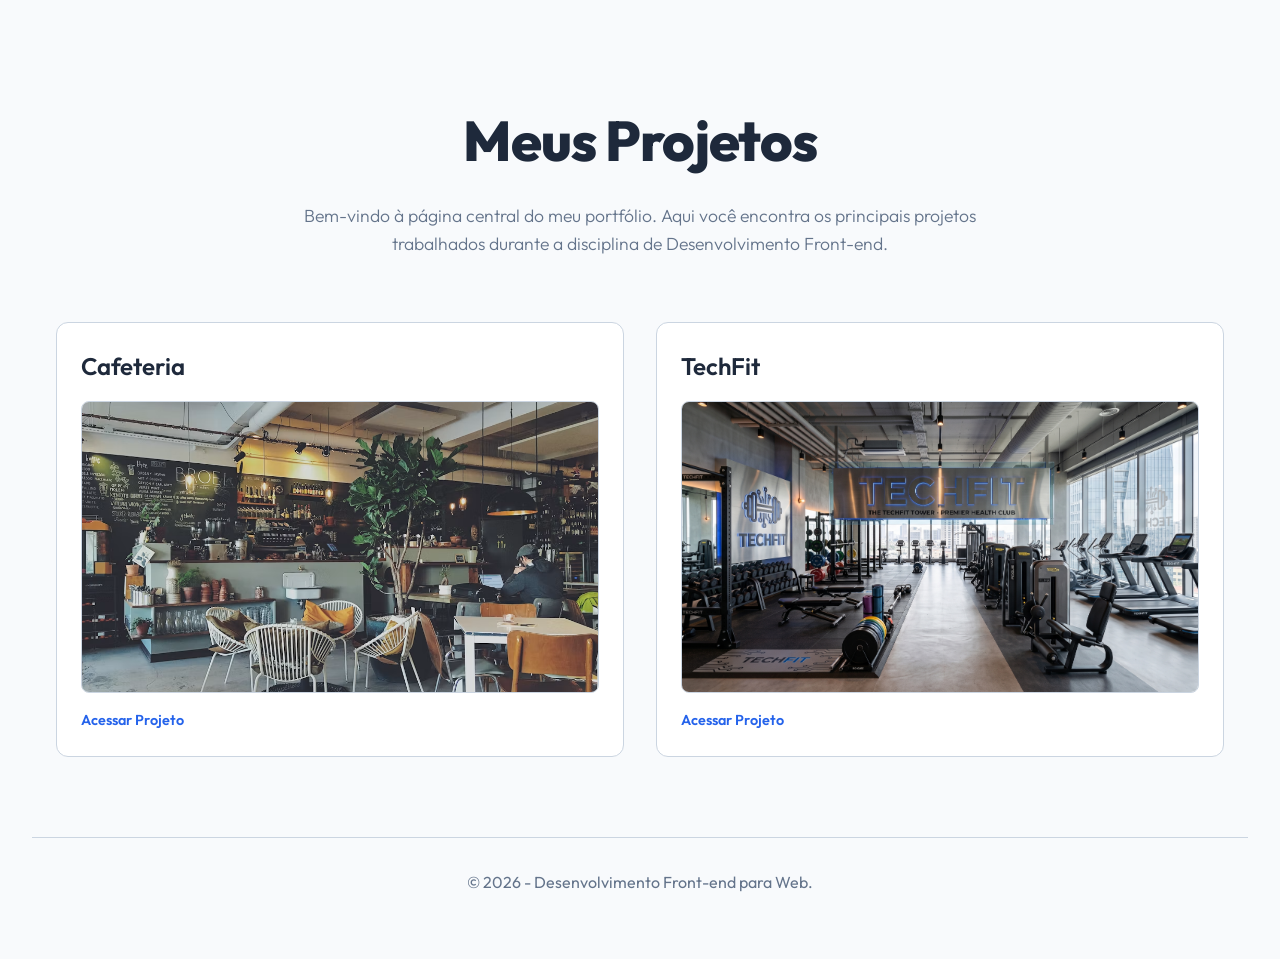
<file: index.html>
<!DOCTYPE html>
<html lang="pt-BR">

<head>
    <meta charset="UTF-8">
    <meta name="viewport" content="width=device-width, initial-scale=1.0">
    <title>Meu Portfólio - Projetos Front-end</title>
    <link rel="stylesheet" href="assets/style.css">
</head>

<body>

    <header class="page-header">
        <h1>Meus Projetos</h1>
        <p>Bem-vindo à página central do meu portfólio. Aqui você encontra os principais projetos trabalhados durante a
            disciplina de Desenvolvimento Front-end.</p>
    </header>

    <main class="portfolio-main">
        <section class="projects-grid">

            <!-- Projeto: Cafeteria -->
            <a href="./cafeteria/index.html" class="project-card">
                <h2 class="project-title">Cafeteria</h2>
                <img src="./assets/cafeteria_cover.png" alt="Cafeteria" class="project-img">
                <div class="project-link-text">
                    Acessar Projeto
                </div>
            </a>

            <!-- Projeto: TechFit -->
            <a href="./techfitV1/index.html" class="project-card">
                <h2 class="project-title">TechFit</h2>
                <img src="./assets/academia.jpeg" alt="TechFit" class="project-img">
                <div class="project-link-text">
                    Acessar Projeto
                </div>
            </a>

           
        </section>
    </main>

    <footer class="page-footer">
        <p>&copy; 2026 - Desenvolvimento Front-end para Web.</p>
    </footer>

</body>

</html>
</file>
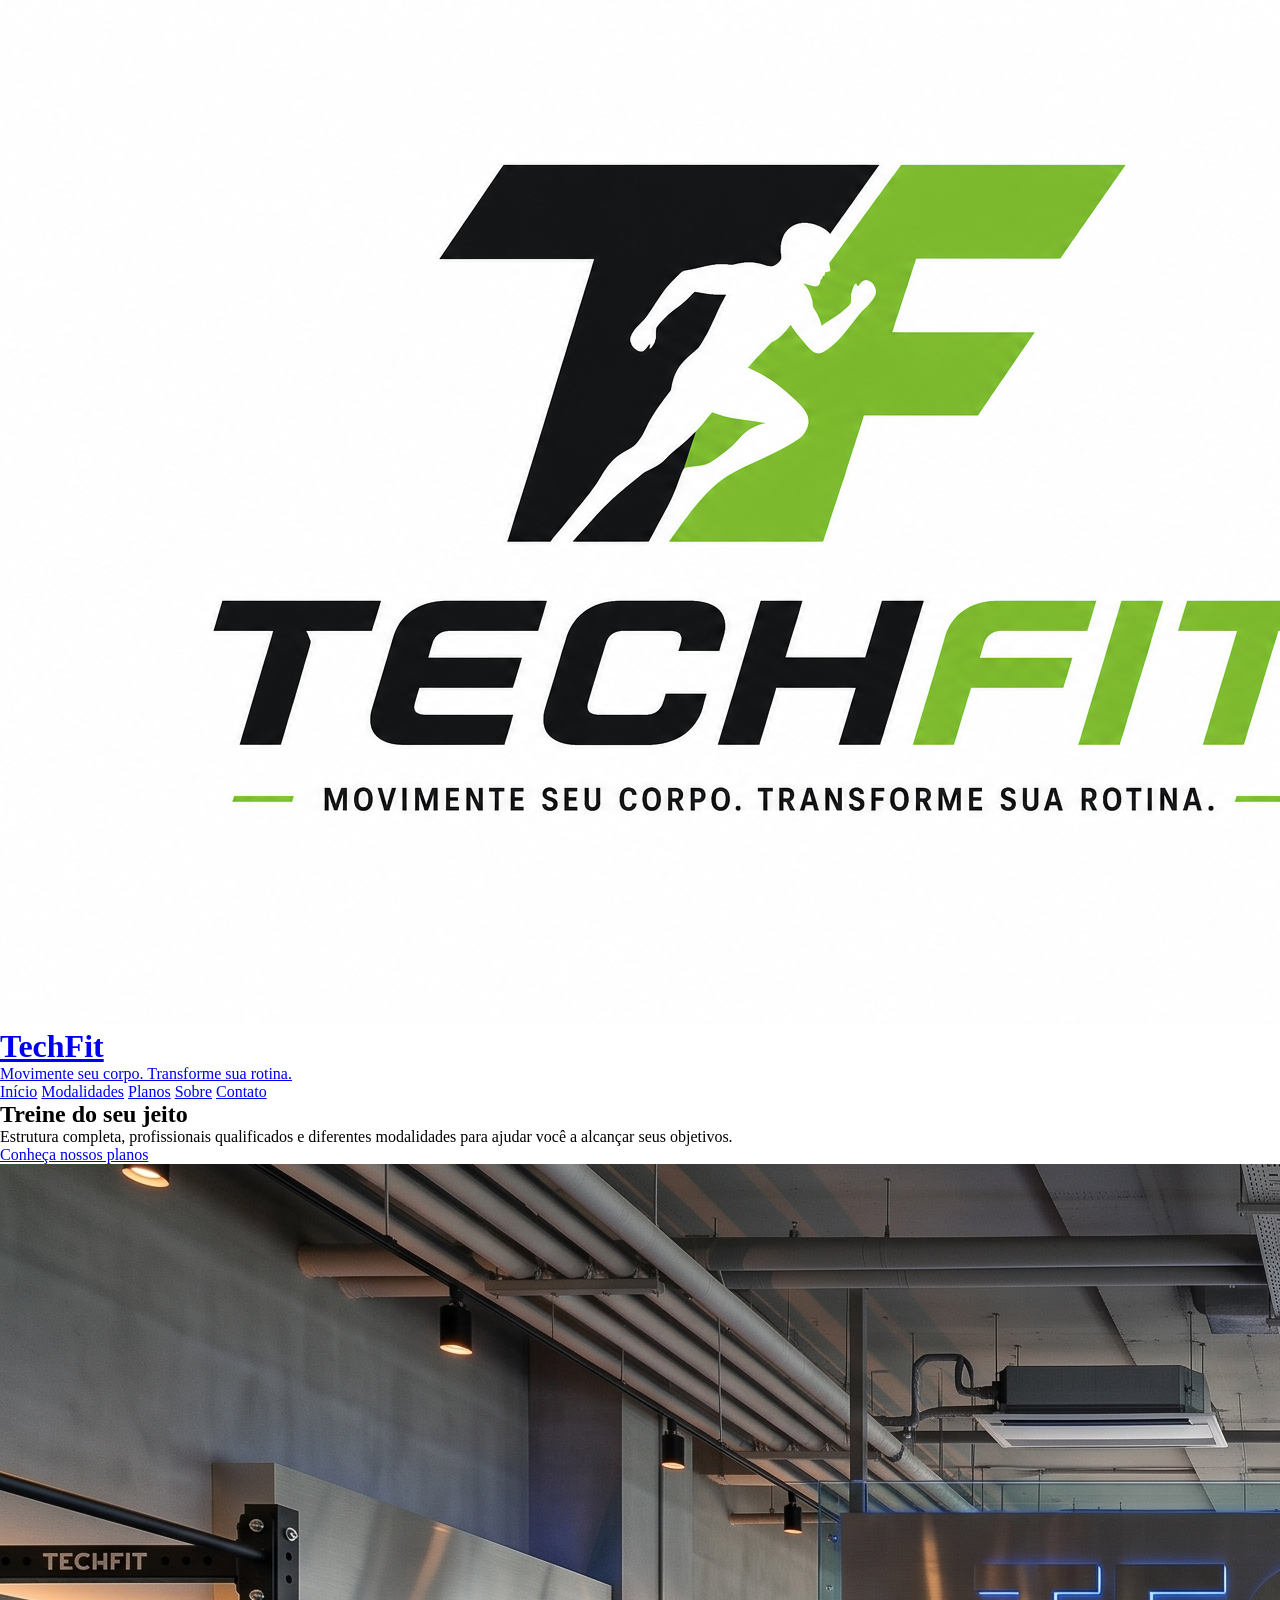
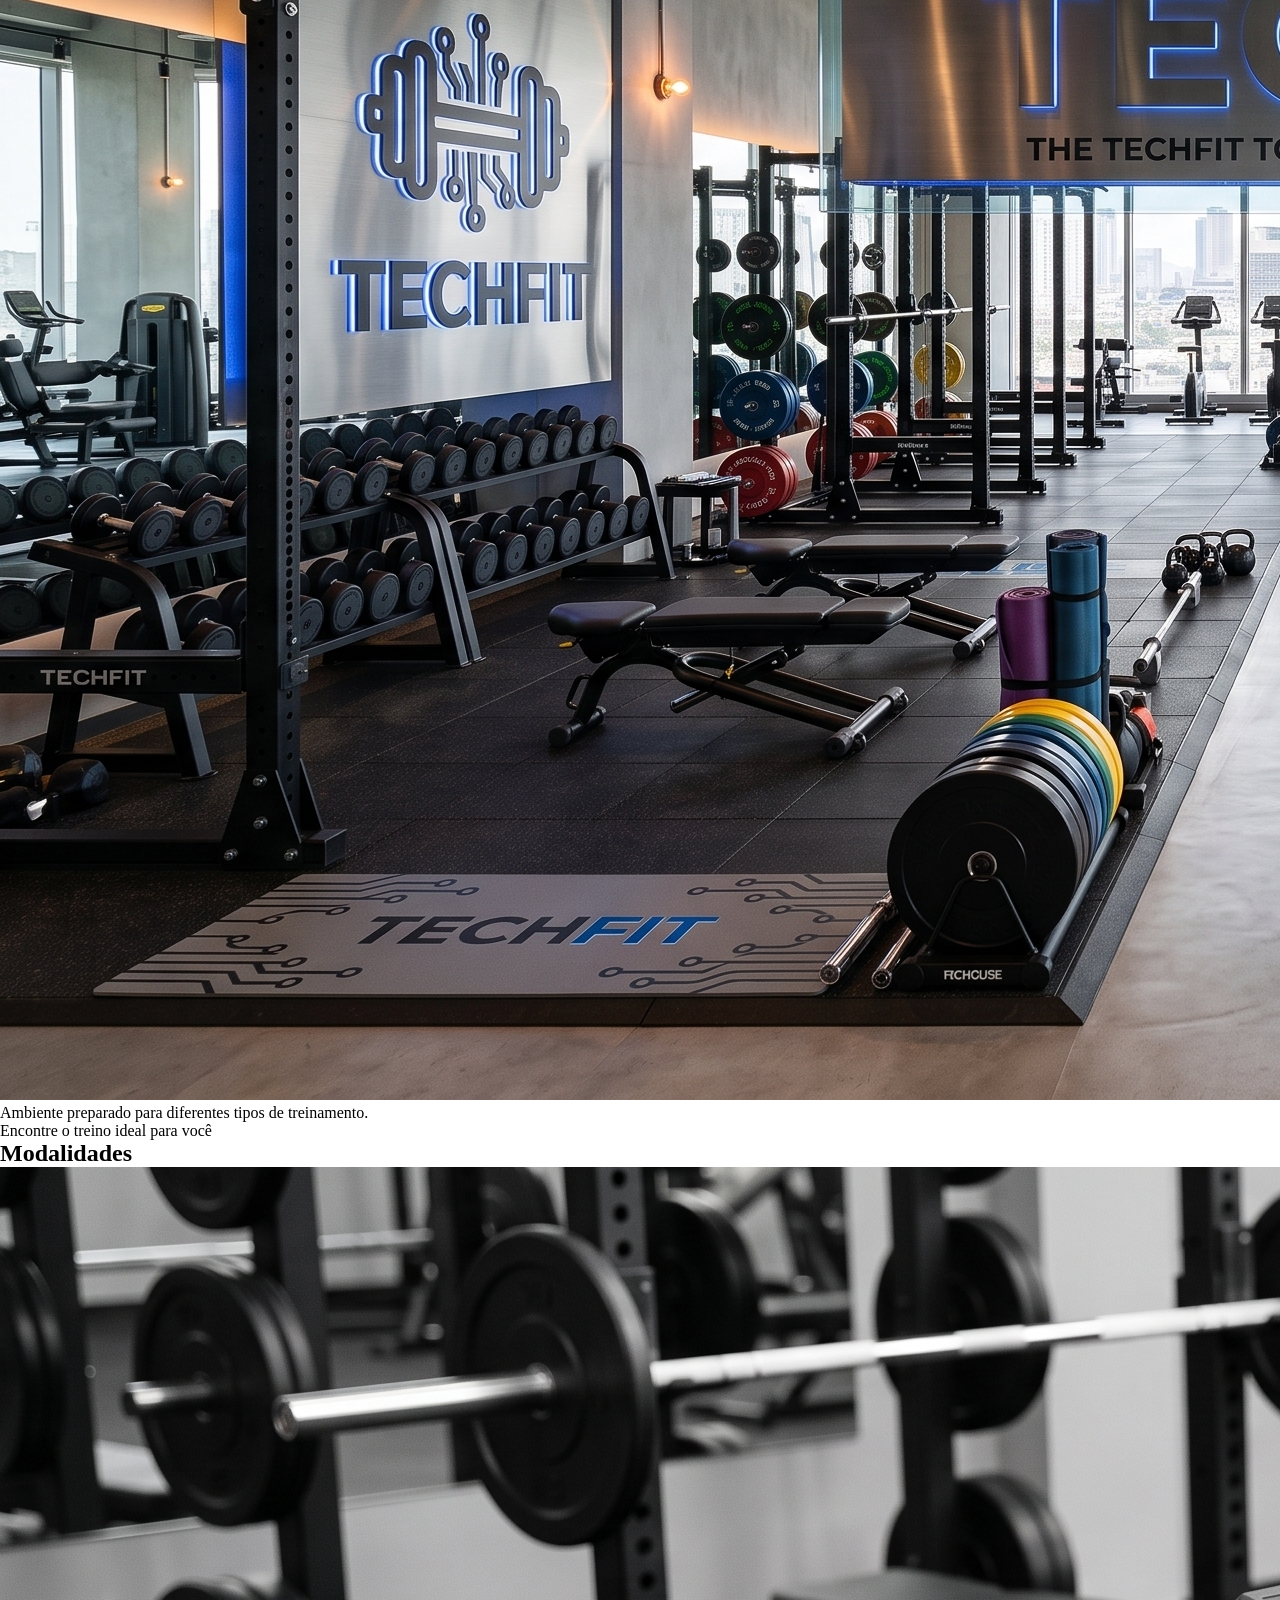
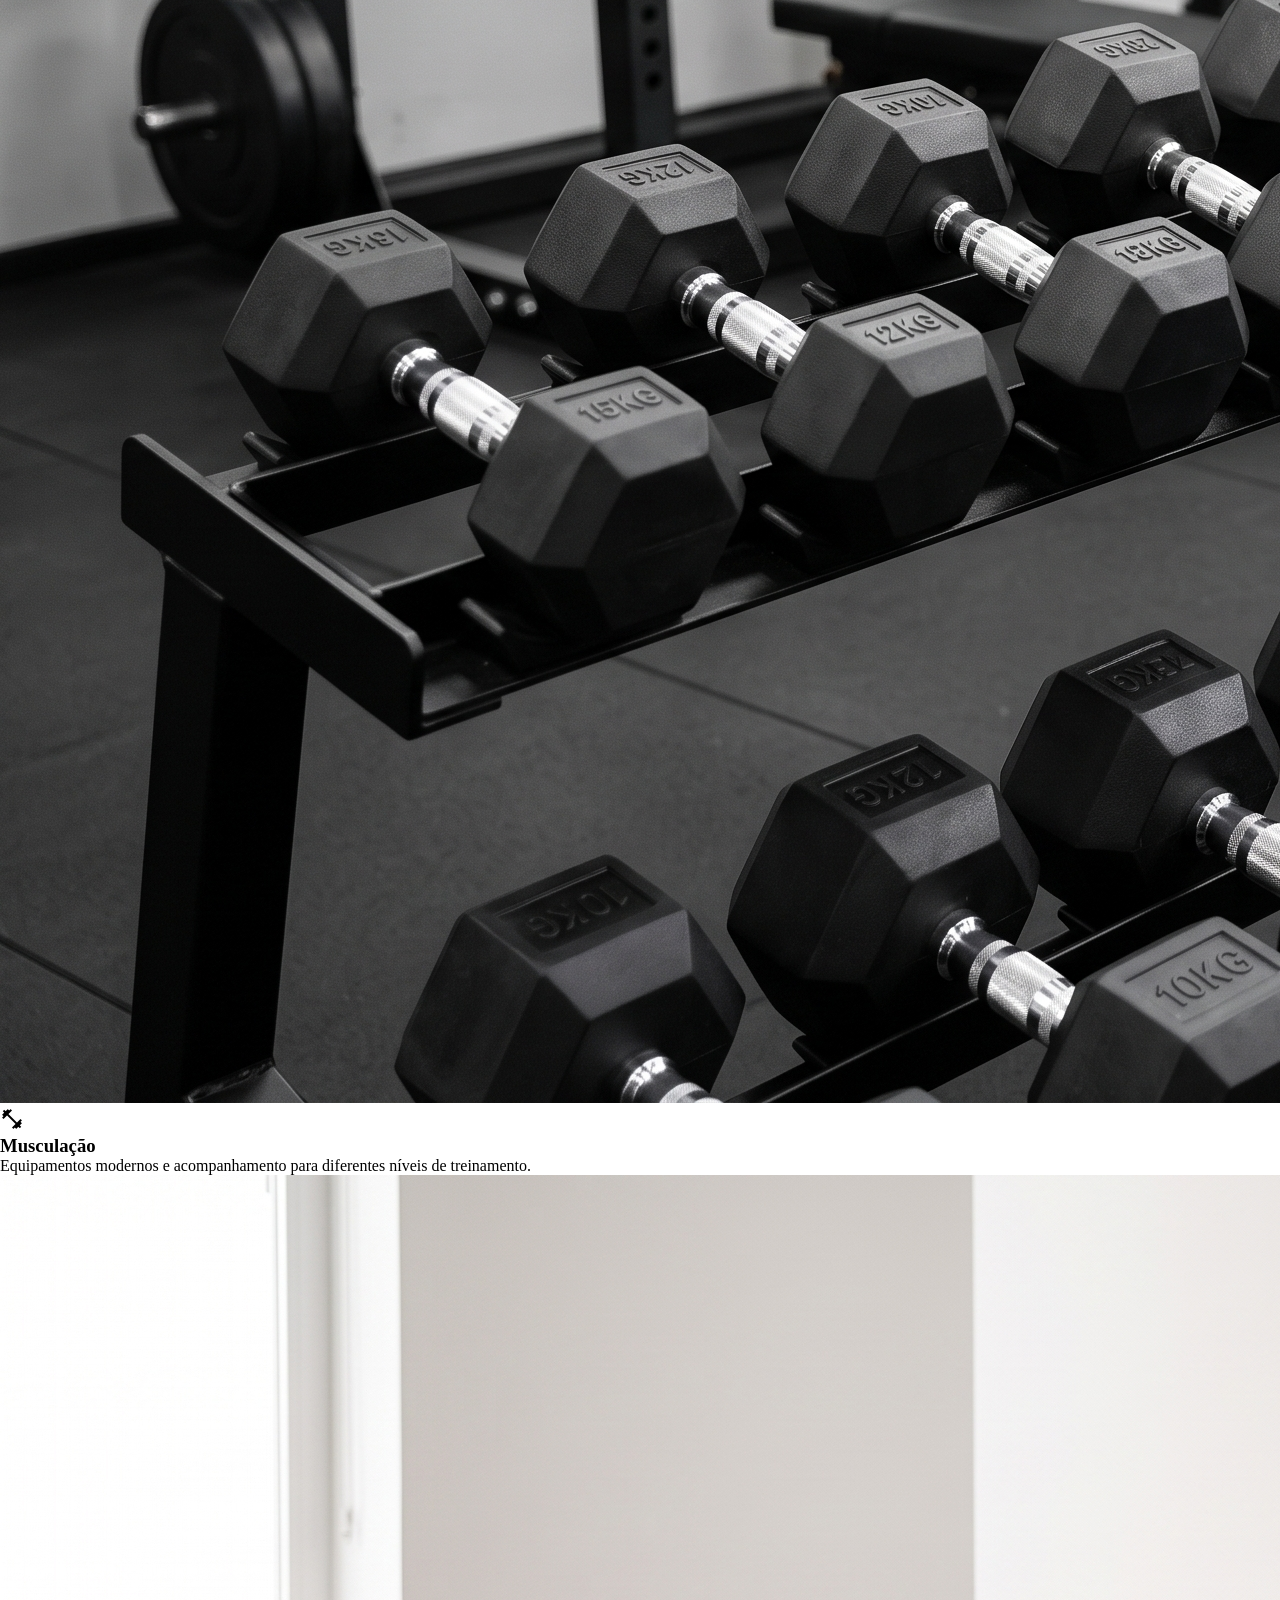
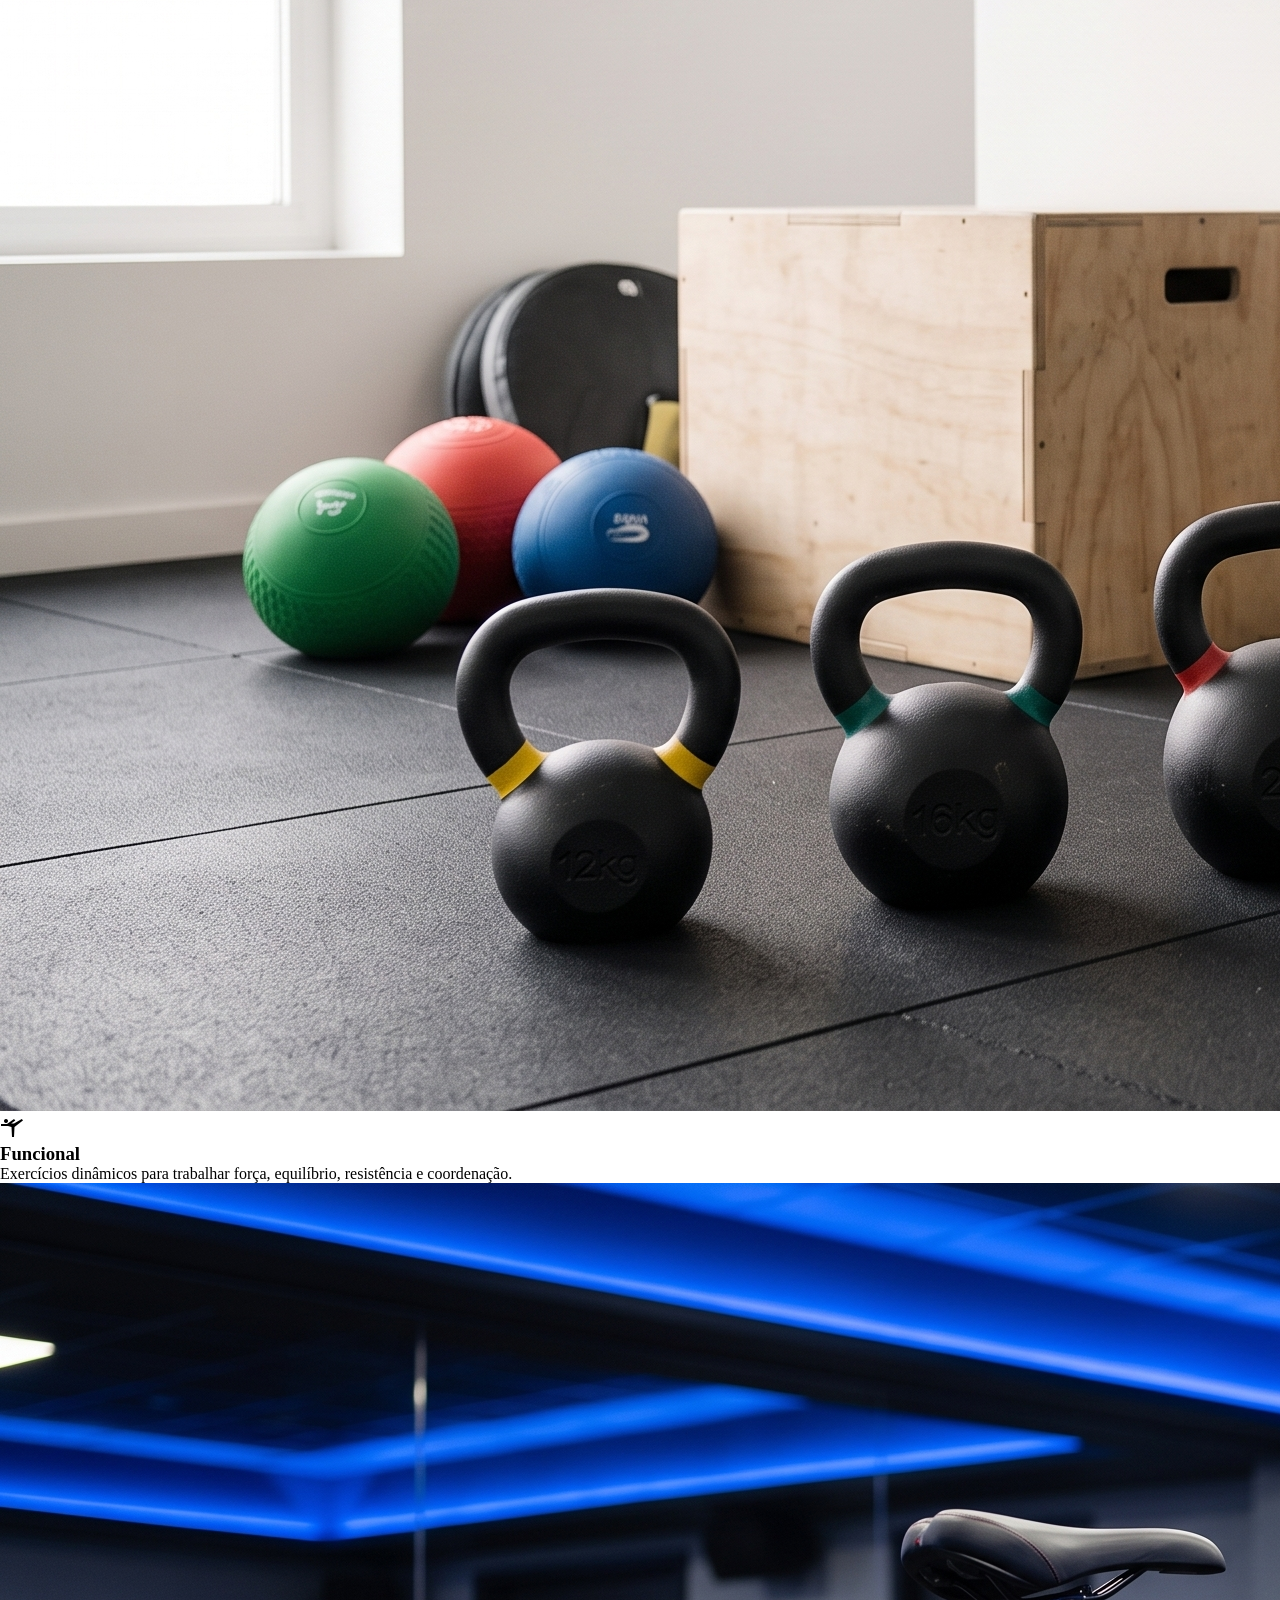
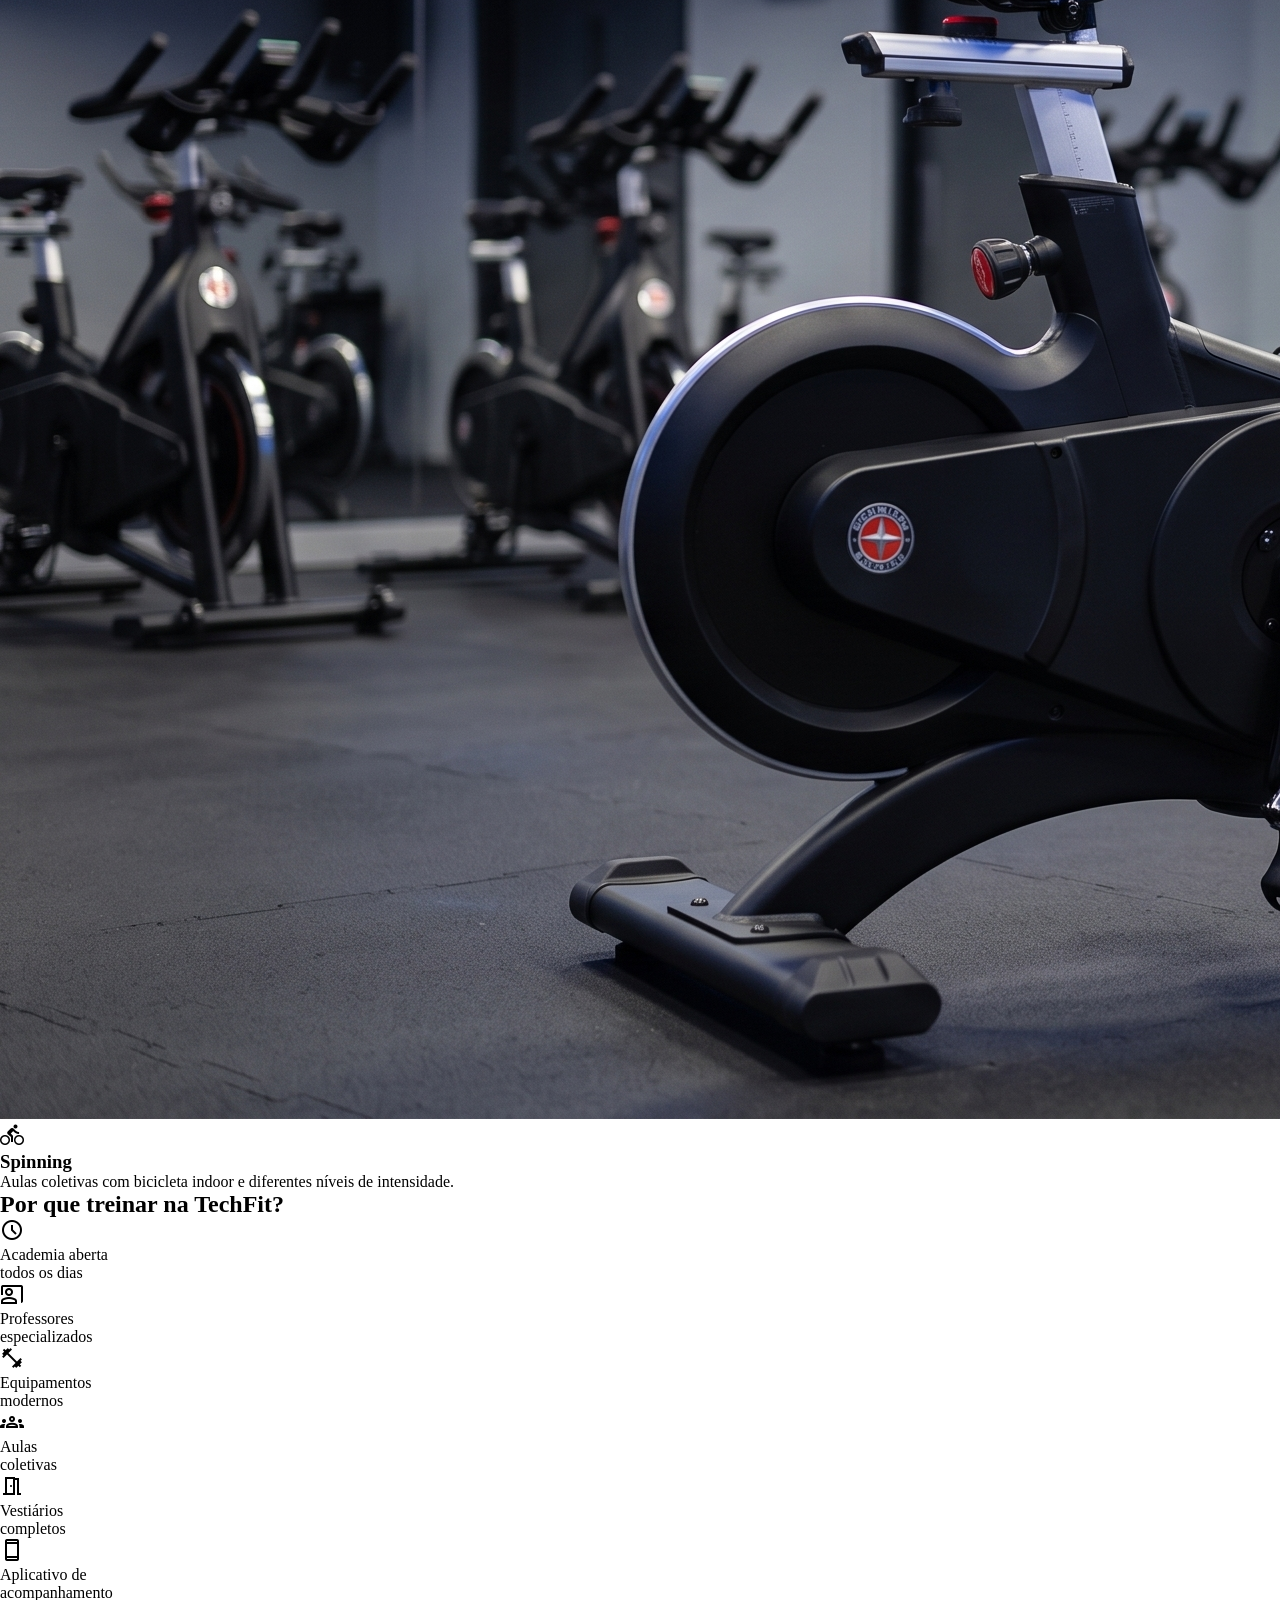
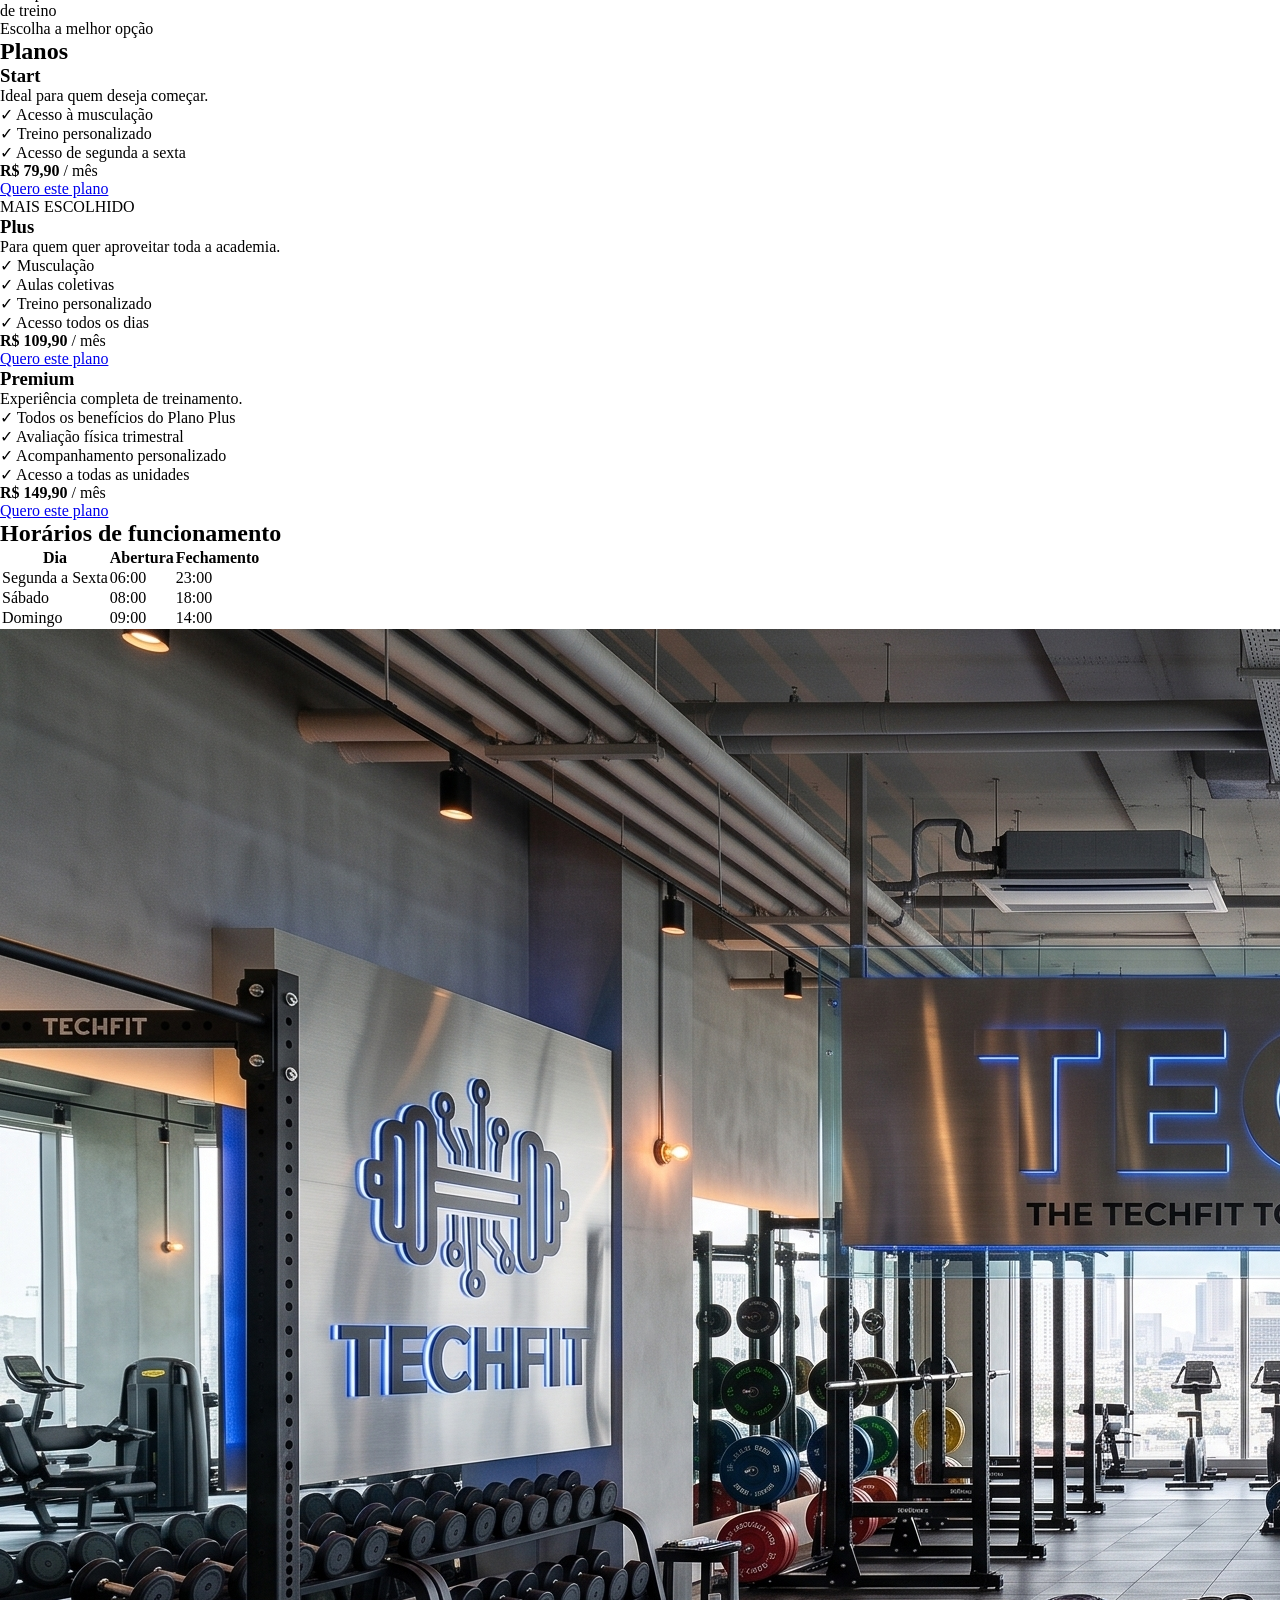
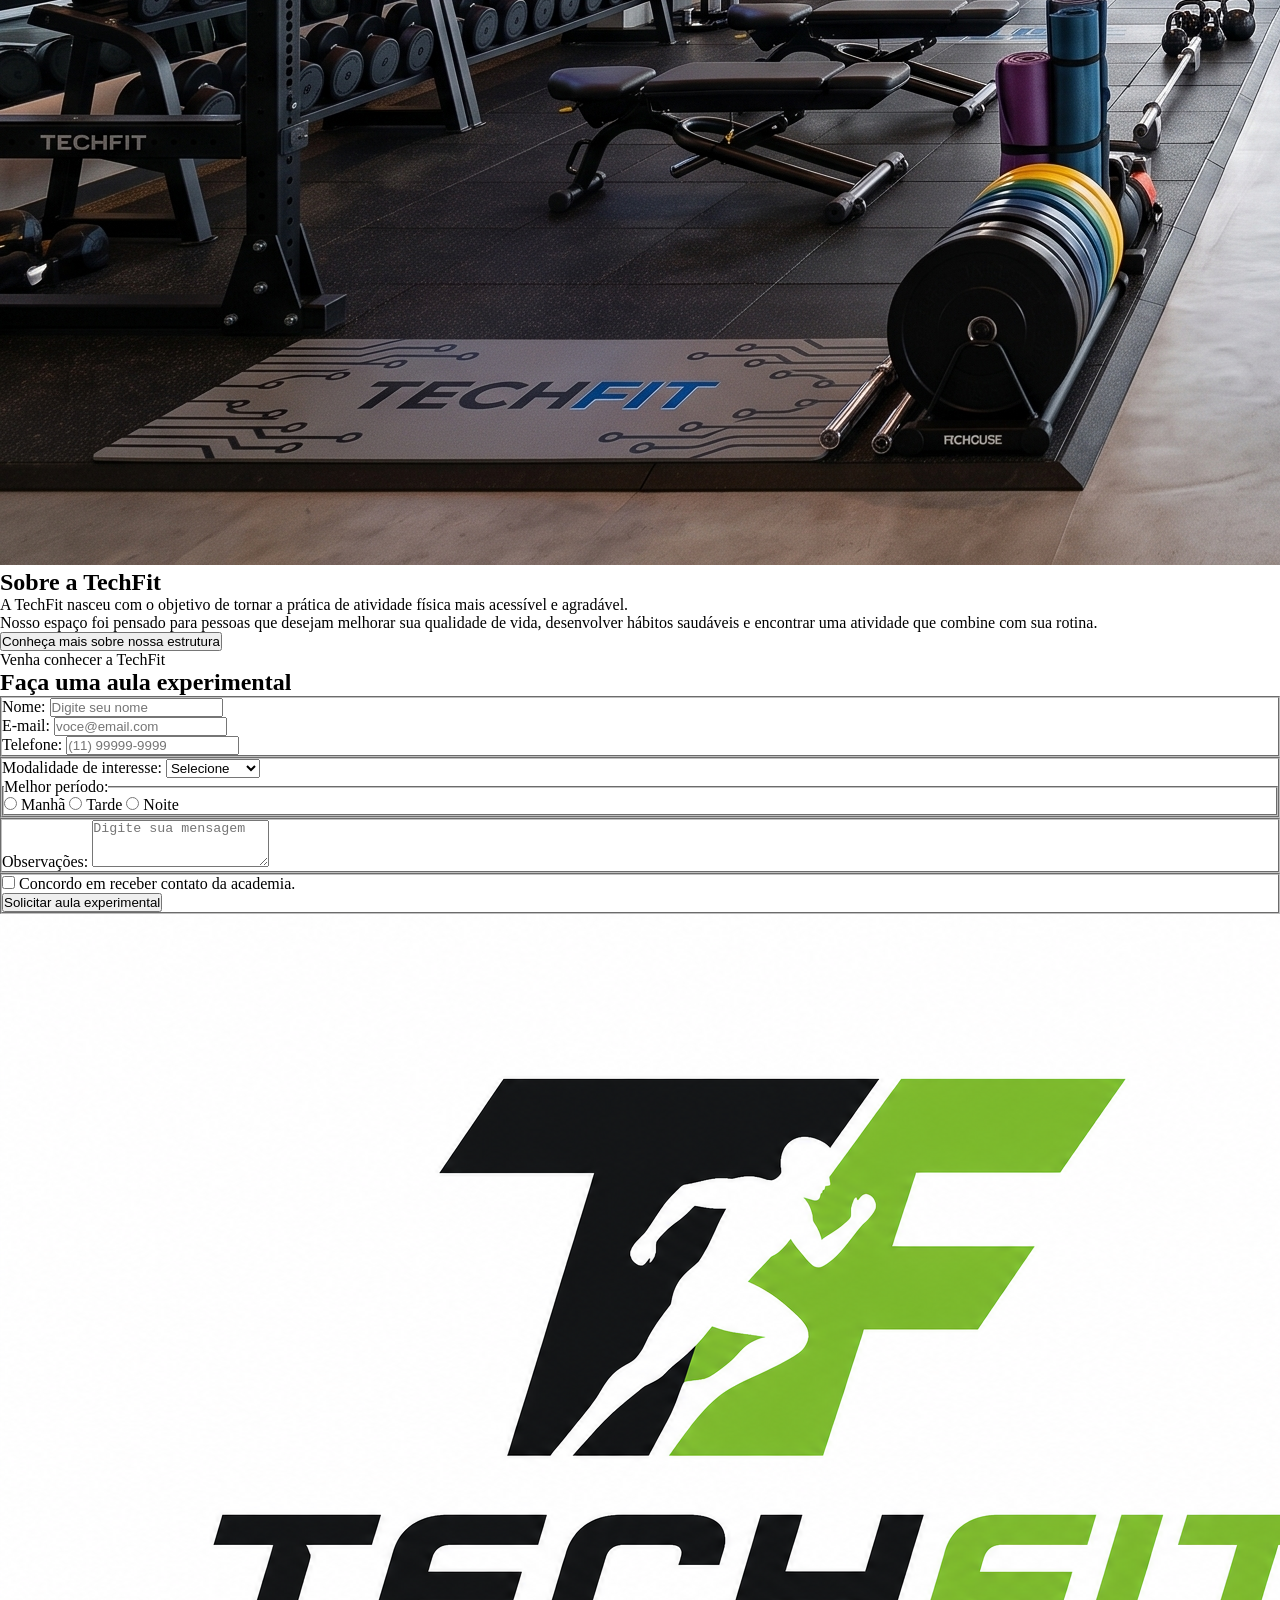
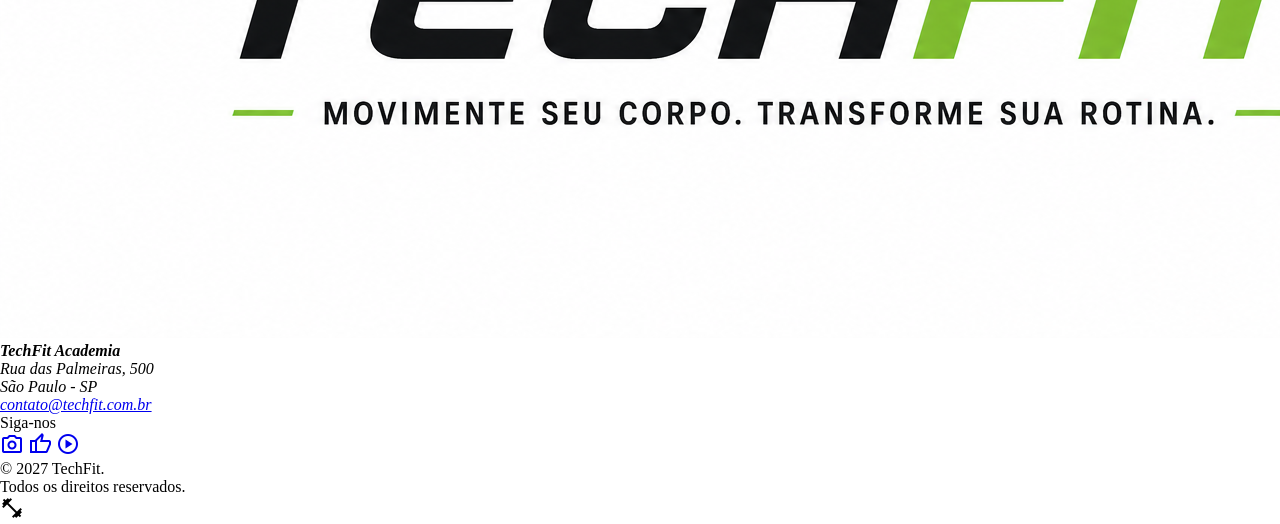
<file: techfitV1/index.html>
<!DOCTYPE html>
<html lang="pt-BR">

<head>
    <meta charset="UTF-8">
    <meta name="viewport" content="width=device-width, initial-scale=1.0">
    <title>TechFit Academia</title>
    <link
        href="https://fonts.googleapis.com/css2?family=Plus+Jakarta+Sans:wght@400;500;600;700;800&family=Material+Symbols+Outlined:opsz,wght,FILL,GRAD@24,400,0,0&display=swap"
        rel="stylesheet">
    <link rel="stylesheet" href="style.css">
</head>

<body>

    <header class="cabecalho-principal">
        <a href="#inicio" class="logo-container" aria-label="Página inicial da TechFit">
            <img src="img/logo.png" alt="Logo da TechFit" class="logo">
            <hgroup class="marca">
                <h1>TechFit</h1>
                <p>Movimente seu corpo. Transforme sua rotina.</p>
            </hgroup>
        </a>

        <nav aria-label="Menu principal">
            <a href="#inicio" class="ativo">Início</a>
            <a href="#modalidades">Modalidades</a>
            <a href="#planos">Planos</a>
            <a href="#sobre">Sobre</a>
            <a href="#contato">Contato</a>
        </nav>
    </header>

    <main>
        <section id="inicio" class="secao-inicio">
            <article class="conteudo-inicio">
                <h2>Treine do seu jeito</h2>
                <p>
                    Estrutura completa, profissionais qualificados e diferentes
                    modalidades para ajudar você a alcançar seus objetivos.
                </p>
                <a class="botao" href="#planos">Conheça nossos planos</a>
            </article>

            <figure class="imagem-inicio">
                <img src="img/academia.jpeg" alt="Ilustração de pessoas treinando em uma academia">
                <figcaption class="sr-only">Ambiente preparado para diferentes tipos de treinamento.</figcaption>
            </figure>
        </section>

        <section id="modalidades" class="secao-modalidades">
            <header class="cabecalho-secao">
                <p>Encontre o treino ideal para você</p>
                <h2>Modalidades</h2>
            </header>

            <section class="grid-modalidades">
                <article class="cartao-modalidade">
                    <figure>
                        <img src="img/musculacao.jpeg" alt="Ilustração representando musculação">
                    </figure>
                    <span class="material-symbols-outlined icone" aria-hidden="true">fitness_center</span>
                    <h3>Musculação</h3>
                    <p>Equipamentos modernos e acompanhamento para diferentes níveis de treinamento.</p>
                </article>

                <article class="cartao-modalidade">
                    <figure>
                        <img src="img/funcional.jpeg" alt="Ilustração representando treinamento funcional">
                    </figure>
                    <span class="material-symbols-outlined icone" aria-hidden="true">sports_gymnastics</span>
                    <h3>Funcional</h3>
                    <p>Exercícios dinâmicos para trabalhar força, equilíbrio, resistência e coordenação.</p>
                </article>

                <article class="cartao-modalidade">
                    <figure>
                        <img src="img/spinning.jpeg" alt="Ilustração representando aula de spinning">
                    </figure>
                    <span class="material-symbols-outlined icone" aria-hidden="true">directions_bike</span>
                    <h3>Spinning</h3>
                    <p>Aulas coletivas com bicicleta indoor e diferentes níveis de intensidade.</p>
                </article>
                </div>
            </section>

            <section id="beneficios" class="secao-beneficios">
                <header class="cabecalho-secao-inline">
                    <h2>Por que treinar na TechFit?</h2>
                </header>

                <ul class="lista-beneficios">
                    <li>
                        <span class="material-symbols-outlined icone" aria-hidden="true">schedule</span>
                        <p>Academia aberta<br>todos os dias</p>
                    </li>
                    <li>
                        <span class="material-symbols-outlined icone" aria-hidden="true">co_present</span>
                        <p>Professores<br>especializados</p>
                    </li>
                    <li>
                        <span class="material-symbols-outlined icone" aria-hidden="true">fitness_center</span>
                        <p>Equipamentos<br>modernos</p>
                    </li>
                    <li>
                        <span class="material-symbols-outlined icone" aria-hidden="true">groups</span>
                        <p>Aulas<br>coletivas</p>
                    </li>
                    <li>
                        <span class="material-symbols-outlined icone" aria-hidden="true">meeting_room</span>
                        <p>Vestiários<br>completos</p>
                    </li>
                    <li>
                        <span class="material-symbols-outlined icone" aria-hidden="true">smartphone</span>
                        <p>Aplicativo de<br>acompanhamento<br>de treino</p>
                    </li>
                </ul>
            </section>

            <section id="planos" class="secao-planos">
                <header class="cabecalho-secao">
                    <p>Escolha a melhor opção</p>
                    <h2>Planos</h2>
                </header>

                <section class="grid-planos">
                    <article class="cartao-plano">
                        <header class="cabecalho-plano">
                            <h3>Start</h3>
                            <p class="descricao-plano">Ideal para quem deseja começar.</p>
                        </header>
                        <ul class="beneficios-plano">
                            <li>✓ Acesso à musculação</li>
                            <li>✓ Treino personalizado</li>
                            <li>✓ Acesso de segunda a sexta</li>
                        </ul>
                        <p class="preco-plano">
                            <strong>R$ 79,90</strong> / mês
                        </p>
                        <a class="botao" href="#contato">Quero este plano</a>
                    </article>

                    <article class="cartao-plano destaque">
                        <span class="tag-destaque">MAIS ESCOLHIDO</span>
                        <header class="cabecalho-plano">
                            <h3>Plus</h3>
                            <p class="descricao-plano">Para quem quer aproveitar toda a academia.</p>
                        </header>
                        <ul class="beneficios-plano">
                            <li>✓ Musculação</li>
                            <li>✓ Aulas coletivas</li>
                            <li>✓ Treino personalizado</li>
                            <li>✓ Acesso todos os dias</li>
                        </ul>
                        <p class="preco-plano">
                            <strong>R$ 109,90</strong> / mês
                        </p>
                        <a class="botao" href="#contato">Quero este plano</a>
                    </article>

                    <article class="cartao-plano">
                        <header class="cabecalho-plano">
                            <h3>Premium</h3>
                            <p class="descricao-plano">Experiência completa de treinamento.</p>
                        </header>
                        <ul class="beneficios-plano">
                            <li>✓ Todos os benefícios do Plano Plus</li>
                            <li>✓ Avaliação física trimestral</li>
                            <li>✓ Acompanhamento personalizado</li>
                            <li>✓ Acesso a todas as unidades</li>
                        </ul>
                        <p class="preco-plano">
                            <strong>R$ 149,90</strong> / mês
                        </p>
                        <a class="botao" href="#contato">Quero este plano</a>
                    </article>
                </section>
            </section>

            <section id="horarios" class="secao-horarios">
                <header class="cabecalho-secao">
                    <h2>Horários de funcionamento</h2>
                </header>

                <table class="tabela-horarios">
                    <thead>
                        <tr>
                            <th>Dia</th>
                            <th>Abertura</th>
                            <th>Fechamento</th>
                        </tr>
                    </thead>
                    <tbody>
                        <tr>
                            <td>Segunda a Sexta</td>
                            <td>06:00</td>
                            <td>23:00</td>
                        </tr>
                        <tr>
                            <td>Sábado</td>
                            <td>08:00</td>
                            <td>18:00</td>
                        </tr>
                        <tr>
                            <td>Domingo</td>
                            <td>09:00</td>
                            <td>14:00</td>
                        </tr>
                    </tbody>
                </table>
            </section>

            <section id="sobre" class="secao-sobre">
                <figure class="imagem-sobre">
                    <img src="img/academia.jpeg" alt="Imagem ambiente interno da TechFit">
                </figure>

                <article class="conteudo-sobre">
                    <h2>Sobre a TechFit</h2>
                    <p>
                        A TechFit nasceu com o objetivo de tornar a prática de
                        atividade física mais acessível e agradável.
                    </p>
                    <p>
                        Nosso espaço foi pensado para pessoas que desejam melhorar
                        sua qualidade de vida, desenvolver hábitos saudáveis e
                        encontrar uma atividade que combine com sua rotina.
                    </p>
                    <button class="botao-secundario" type="button">Conheça mais sobre nossa estrutura</button>
                </article>
            </section>

            <section id="contato" class="secao-contato">
                <header class="cabecalho-secao">
                    <p>Venha conhecer a TechFit</p>
                    <h2>Faça uma aula experimental</h2>
                </header>

                <form class="formulario-contato" action="" method="get">
                    <fieldset class="grupo-linha">
                        <p class="campo">
                            <label for="nome">Nome:</label>
                            <input type="text" id="nome" name="nome" placeholder="Digite seu nome" required>
                        </p>
                        <p class="campo">
                            <label for="email">E-mail:</label>
                            <input type="email" id="email" name="email" placeholder="voce@email.com" required>
                        </p>
                        <p class="campo">
                            <label for="telefone">Telefone:</label>
                            <input type="tel" id="telefone" name="telefone" placeholder="(11) 99999-9999">
                        </p>
                    </fieldset>

                    <fieldset class="grupo-linha">
                        <p class="campo">
                            <label for="modalidade">Modalidade de interesse:</label>
                            <select id="modalidade" name="modalidade">
                                <option value="">Selecione</option>
                                <option value="musculacao">Musculação</option>
                                <option value="funcional">Funcional</option>
                                <option value="spinning">Spinning</option>
                            </select>
                        </p>
                        <fieldset class="campo campo-radio">
                            <legend class="label-texto">Melhor período:</legend>
                            <p class="opcoes-radio">
                                <label><input type="radio" name="periodo" value="manha"> Manhã</label>
                                <label><input type="radio" name="periodo" value="tarde"> Tarde</label>
                                <label><input type="radio" name="periodo" value="noite"> Noite</label>
                            </p>
                        </fieldset>
                    </fieldset>

                    <fieldset class="grupo-linha">
                        <p class="campo campo-total">
                            <label for="mensagem">Observações:</label>
                            <textarea id="mensagem" name="mensagem" rows="3"
                                placeholder="Digite sua mensagem"></textarea>
                        </p>
                    </fieldset>

                    <fieldset class="grupo-linha rodape-form">
                        <p class="campo-checkbox">
                            <label>
                                <input type="checkbox" name="termos" required>
                                Concordo em receber contato da academia.
                            </label>
                        </p>
                        <p class="campo-botao">
                            <button class="botao" type="submit">Solicitar aula experimental</button>
                        </p>
                    </fieldset>
                </form>
            </section>

    </main>

    <footer class="rodape-principal">
        <section class="coluna-marca">
            <img src="img/logo.png" alt="TechFit" class="logo-rodape">
            <address class="detalhes-marca">
                <strong>TechFit Academia</strong><br>
                Rua das Palmeiras, 500<br>
                São Paulo - SP<br>
                <a href="mailto:contato@techfit.com.br">contato@techfit.com.br</a>
            </address>
        </section>

        <section class="coluna-redes">
            <p>Siga-nos</p>
            <nav class="icones-redes" aria-label="Redes sociais">
                <a href="#" aria-label="Instagram"><span class="material-symbols-outlined">photo_camera</span></a>
                <a href="#" aria-label="Facebook"><span class="material-symbols-outlined">thumb_up</span></a>
                <a href="#" aria-label="Youtube"><span class="material-symbols-outlined">play_circle</span></a>
            </nav>
        </section>

        <section class="coluna-direitos">
            <p>&copy; 2027 TechFit.<br>Todos os direitos reservados.</p>
            <span class="material-symbols-outlined icone-final" aria-hidden="true">fitness_center</span>
        </section>
    </footer>

</body>

</html>
</file>
<file: assets/style.css>
@import url('https://fonts.googleapis.com/css2?family=Outfit:wght@300;400;600;800&display=swap');

:root {
    --fundo-claro: #f8fafc;
    --texto-principal: #1e293b;
    --texto-suave: #64748b;
    --destaque: #2563eb;
    --borda: #cbd5e1;
}

* {
    margin: 0;
    padding: 0;
    box-sizing: border-box;
}

body {
    font-family: 'Outfit', sans-serif;
    background: var(--fundo-claro);
    color: var(--texto-principal);
    min-height: 100vh;
    display: flex;
    flex-direction: column;
    align-items: center;
    padding: 2rem;
    line-height: 1.6;
}

.page-header {
    text-align: center;
    padding: 4rem 1rem 3rem;
    max-width: 800px;
}

.page-header h1 {
    font-size: 3.5rem;
    font-weight: 800;
    margin-bottom: 1rem;
    color: var(--texto-principal);
    letter-spacing: -1px;
}

.page-header p {
    font-size: 1.1rem;
    color: var(--texto-suave);
    font-weight: 300;
}

.portfolio-main {
    width: 100%;
    max-width: 1200px;
    flex: 1;
}

.projects-grid {
    display: grid;
    grid-template-columns: 1fr 1fr;
    gap: 2rem;
    padding: 1rem;
}

.project-card {
    background: #ffffff;
    border: 1px solid var(--borda);
    border-radius: 12px;
    padding: 1.5rem;
    text-decoration: none;
    color: inherit;
    display: flex;
    flex-direction: column;
}

.project-img {
    width: 100%;
    aspect-ratio: 16/9;
    object-fit: cover;
    border-radius: 8px;
    margin-bottom: 1rem;
    border: 1px solid var(--borda);
}

.project-img-placeholder {
    width: 100%;
    aspect-ratio: 16/9;
    border-radius: 8px;
    background: #f1f5f9;
    display: flex;
    align-items: center;
    justify-content: center;
    margin-bottom: 1rem;
    color: var(--texto-suave);
}

.project-img-placeholder span {
    font-size: 2.5rem;
    opacity: 0.5;
}

.project-title {
    font-size: 1.5rem;
    font-weight: 600;
    margin-bottom: 1rem;
}

.project-link-text {
    font-size: 0.9rem;
    font-weight: 600;
    color: var(--destaque);
    display: flex;
    align-items: center;
    gap: 0.5rem;
    margin-top: auto;
}

.page-footer {
    margin-top: 4rem;
    padding: 2rem 0;
    text-align: center;
    color: var(--texto-suave);
    border-top: 1px solid var(--borda);
    width: 100%;
}

@media (max-width: 768px) {
    .page-header h1 {
        font-size: 2.5rem;
    }

    .projects-grid {
        grid-template-columns: 1fr;
    }
}
</file>
<file: techfitV1/style.css>
﻿:root {
    --primaria: #0d9488;
    --primaria-hover: #0f766e;
    --primaria-clara: #99f6e4;
    --primaria-suave: #f0fdfa;

    --fundo-base: #f8fafc;
    --fundo-cartao: #ffffff;
    --fundo-alternativo: #f1f5f9;

    --texto-principal: #1e293b;
    --texto-suave: #64748b;
    --texto-claro: #94a3b8;

    --cor-borda: #e2e8f0;
    --raio-pequeno: 8px;
    --raio-medio: 14px;
    --raio-grande: 20px;

    --sombra-pequena: 0 2px 8px rgba(15, 23, 42, 0.04);
    --sombra-media: 0 8px 24px rgba(15, 23, 42, 0.06);

    --fonte-principal: 'Plus Jakarta Sans', system-ui, -apple-system, sans-serif;
    --transicao: all 0.25s ease-in-out;
}

/* --- Reset & Base --- */
* {
    box-sizing: border-box;
    margin: 0;
    padding: 0;
}

html {
    
}

section[id] {
    
}

body {
    
}

img {
    
}

.sr-only {
    
}

/* --- Globais & Utilitários --- */
.botao,
.botao-secundario {
    
}

.botao {
    
}

.botao:hover {
    
}

.botao-secundario {
    
}

.botao-secundario:hover {
    
}

.cabecalho-secao,
.cabecalho-secao-inline {
    
}

.cabecalho-secao p {
    
}

.cabecalho-secao h2,
.cabecalho-secao-inline h2 {
    
}

.secao-inicio,
.secao-modalidades,
.grid-planos,
.secao-sobre {
    
}

.cartao-modalidade,
.cartao-plano,
.lista-beneficios li {
    
}

/* --- Cabeçalho & Navegação --- */
.cabecalho-principal {
    
}

.logo-container {
    
}

.logo-container .logo {
    
}

.marca h1 {
    
}

.marca p {
    
}

.cabecalho-principal nav {
    
}

.cabecalho-principal nav a {
    
}

.cabecalho-principal nav a:hover,
.cabecalho-principal nav a.ativo {
    
}

/* --- Inicio --- */
.secao-inicio {
    
}

.conteudo-inicio h2 {
    
}

.conteudo-inicio p {
   
}

@keyframes flutuar {

    0%,
    100% {
        transform: translateY(0);
    }

    50% {
        transform: translateY(-10px);
    }
}

.imagem-inicio {
    
}

.imagem-inicio img {
    
}

/* --- Modalidades --- */
.grid-modalidades,
.grid-planos {
    
}

.cartao-modalidade {
    
}

.cartao-modalidade:hover {
    
}

.cartao-modalidade figure {
    
}

.cartao-modalidade figure img {
    
}

.cartao-modalidade:hover figure img {
    
}

.cartao-modalidade .icone {
    
}

.cartao-modalidade h3 {
    
}

.cartao-modalidade p {
    
}

/* --- Benefícios --- */
.secao-beneficios {
    
}

.lista-beneficios {
    
}

.lista-beneficios li {
    
}

.lista-beneficios .icone {
   
}

.lista-beneficios p {
    
}

.lista-beneficios li:hover {
    
}

.lista-beneficios li:hover .icone {
    
}

/* --- Planos --- */
.grid-planos {
    
}

.cartao-plano {
    
}

.cartao-plano:hover {
    
}

.cartao-plano.destaque {
    
}

.tag-destaque {
    
}

.cabecalho-plano h3 {
    
}

.descricao-plano {
    
}

.beneficios-plano {
    
}

.beneficios-plano li {
   
}

.preco-plano {
    
}

.preco-plano strong {
    
}

.cartao-plano .botao {
    
}

/* --- Horários --- */
.secao-horarios {
    
}

.tabela-horarios {
    
}

.tabela-horarios th {
    
}

.tabela-horarios td {
    
}

.tabela-horarios tbody tr:hover {
    
}

/* --- Sobre --- */
.secao-sobre {
   
}

.conteudo-sobre h2 {
    
}

.conteudo-sobre p {
    
}

.conteudo-sobre .botao-secundario {
    
}

.imagem-sobre {
    
}

.imagem-sobre img {
    
}

/* --- Contato & Formulário --- */
.secao-contato {
    
}

.formulario-contato {
    
}

.formulario-contato fieldset {
    
}

.grupo-linha {
    
}

.campo {
    
}

.campo-total {
   
}

.formulario-contato label,
.label-texto {
    
}

.formulario-contato input[type="text"],
.formulario-contato input[type="email"],
.formulario-contato input[type="tel"],
.formulario-contato select,
.formulario-contato textarea {
    
}

.formulario-contato input[type="text"]:focus,
.formulario-contato input[type="email"]:focus,
.formulario-contato input[type="tel"]:focus,
.formulario-contato select:focus,
.formulario-contato textarea:focus {
    
}

.opcoes-radio {
    
}

.opcoes-radio label,
.campo-checkbox label {
    
}

.opcoes-radio input[type="radio"],
.campo-checkbox input[type="checkbox"] {
    
}

.rodape-form {
    
}

.campo-checkbox {
   
}

.campo-botao {
   
}

/* --- Rodapé --- */
.rodape-principal {
    
}

.coluna-marca .logo-rodape {
    
}

.detalhes-marca {
    
}

.detalhes-marca a {
    
}

.detalhes-marca a:hover {
    
}

.coluna-redes p {
    
}

.icones-redes {
    
}

.icones-redes a {
    
}

.icones-redes a:hover {
    
}

.coluna-direitos {
   
}

.coluna-direitos .icone-final {
    
}

/* --- Responsividade --- */
@media (max-width: 780px) {
    html {
        
    }

    section[id] {
       
    }

    .cabecalho-principal {
        
    }

    .cabecalho-principal nav {
       
    }

    .secao-inicio,
    .secao-sobre {
        
    }

    .grid-modalidades,
    .grid-planos {
        
    }

    .lista-beneficios {
       
    }

    .conteudo-inicio {
        
    }

    .conteudo-inicio h2 {
       
    }

    .secao-contato {
        
    }

    .tabela-horarios th,
    .tabela-horarios td {
        
    }

    .rodape-form {
        
    }

    .campo-botao .botao {
       
    }

    .rodape-principal {
        
    }

    .coluna-direitos {
        
    }

    .icones-redes {
        
    }
}
</file>
